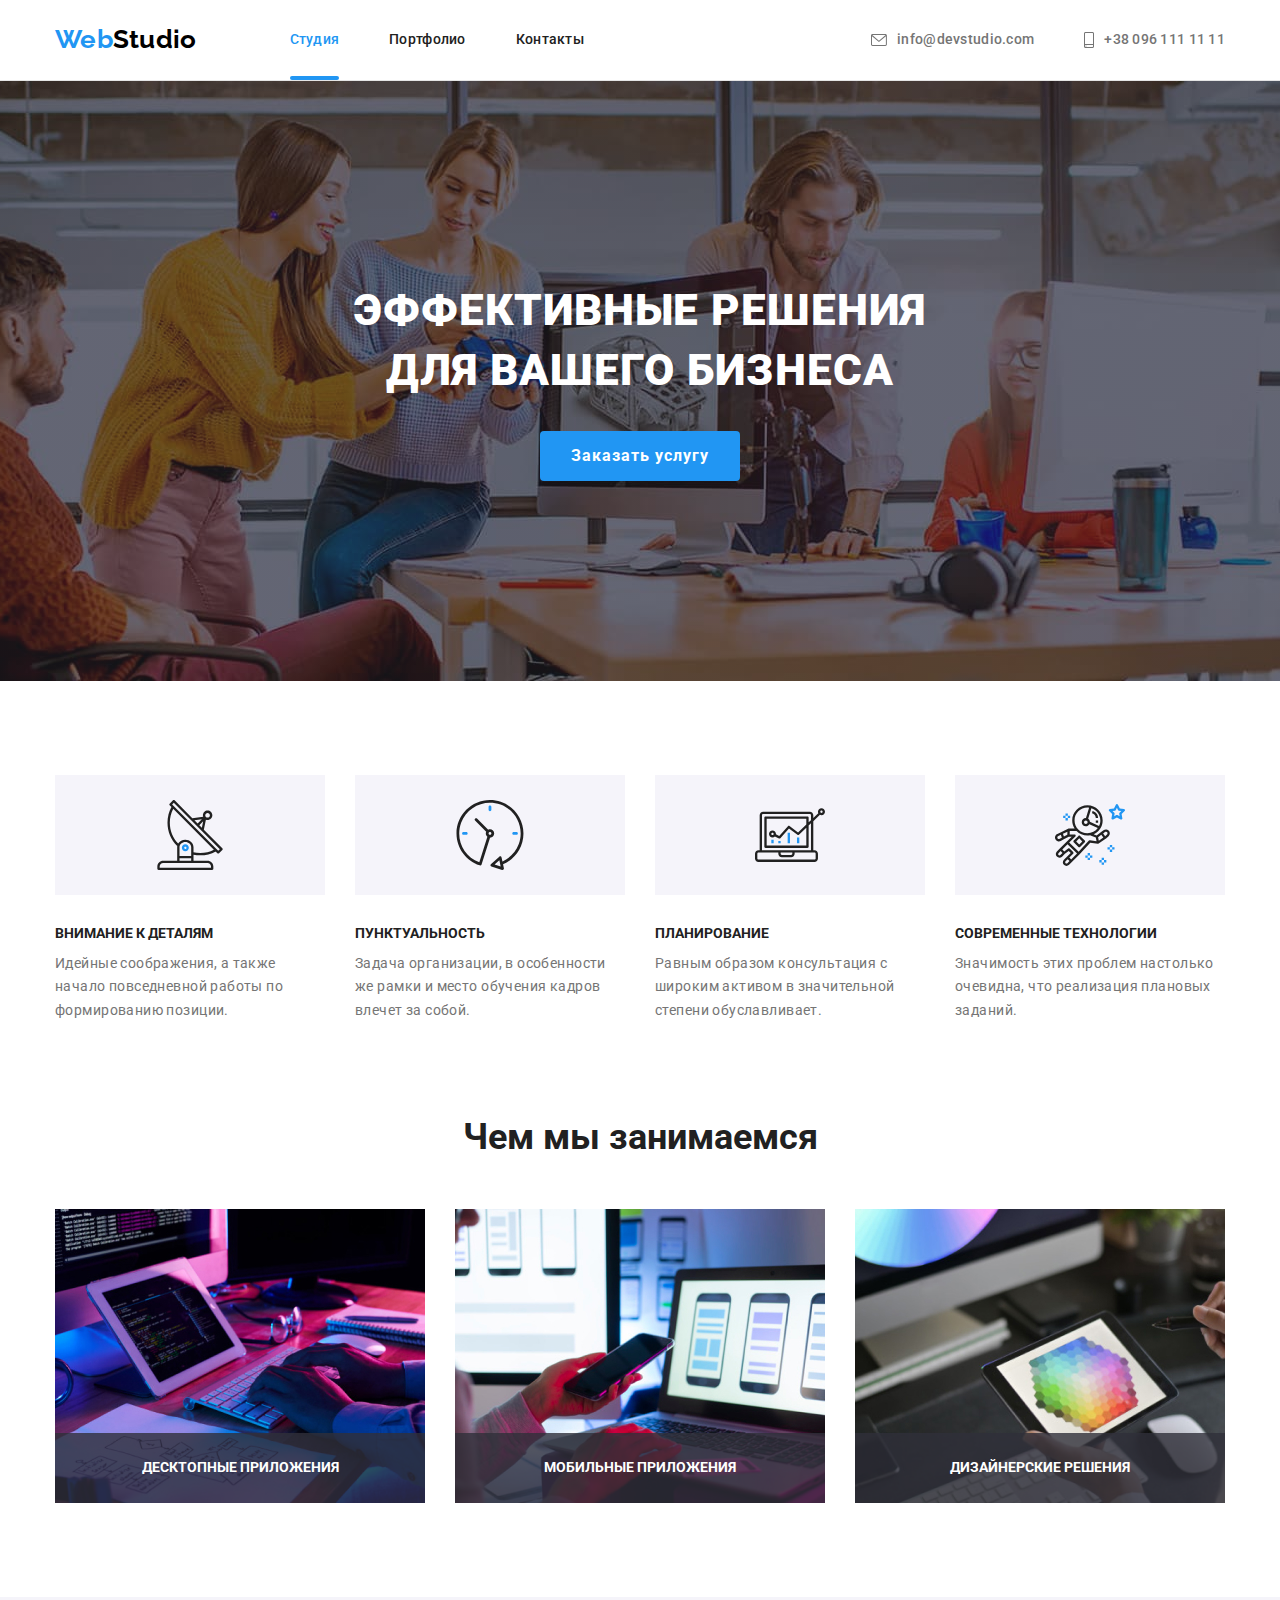
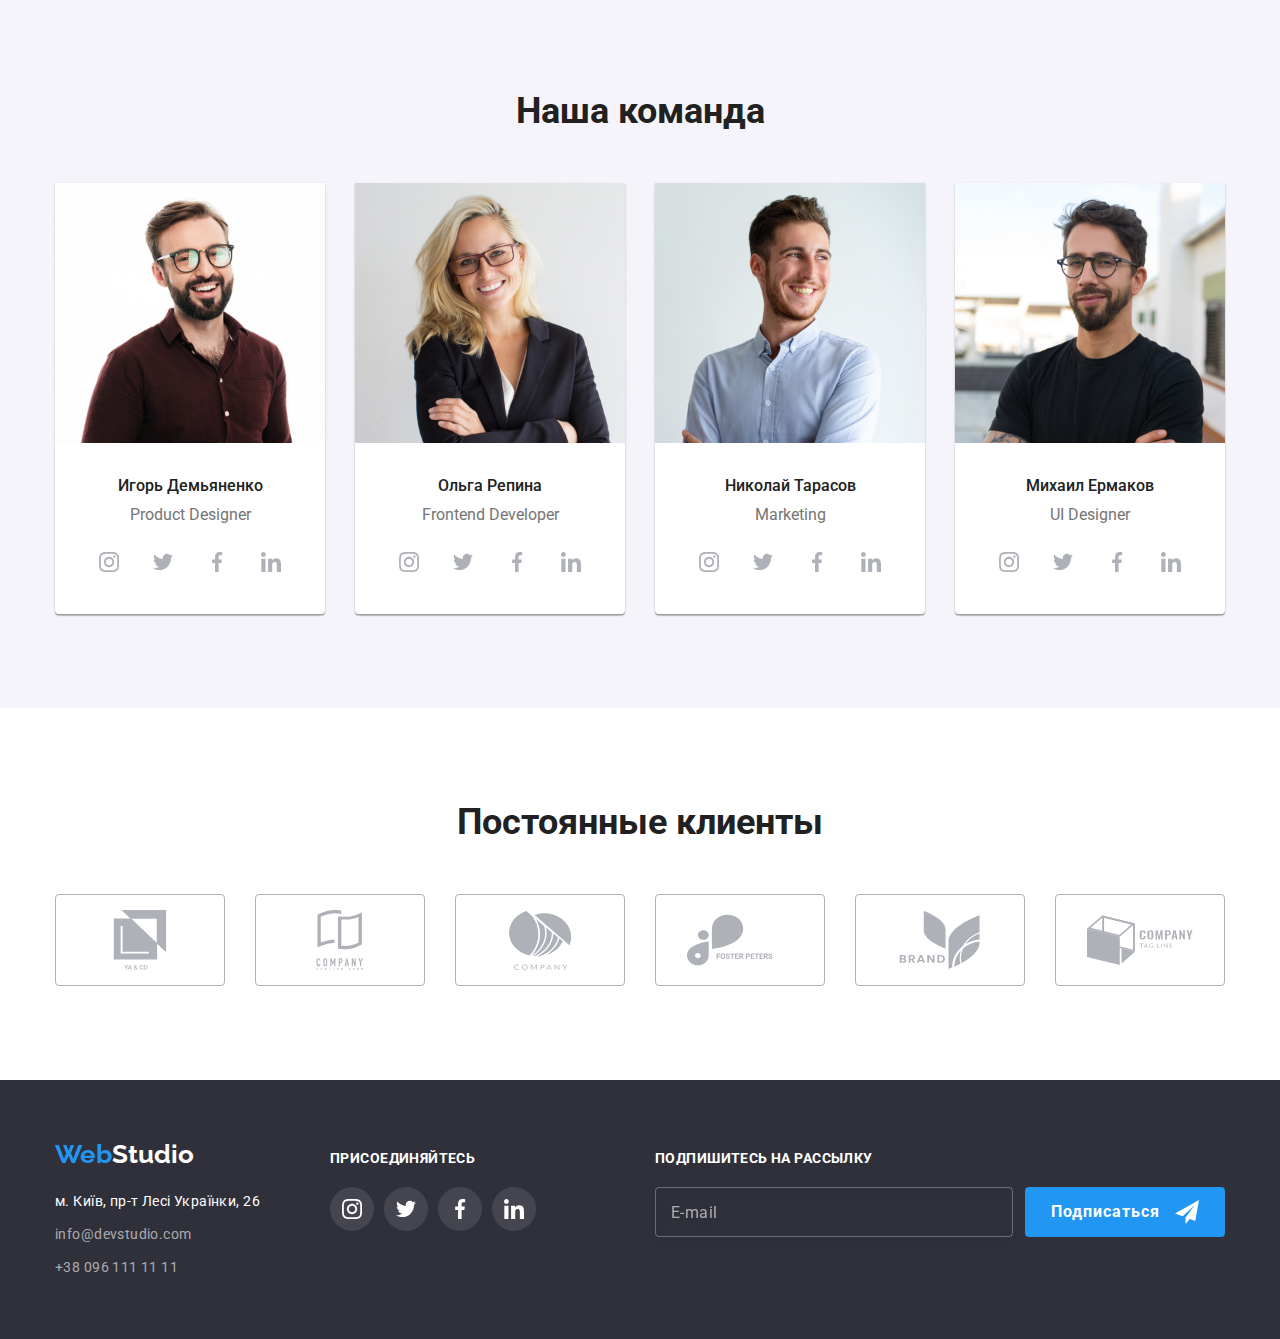
<file: index.html>
<!DOCTYPE html>
<html lang="ru">

<head>
    <meta charset="UTF-8" />
    <meta http-equiv="X-UA-Compatible" content="IE=edge" />
    <meta name="viewport" content="width=device-width, initial-scale=1.0" />
    <link rel="preconnect" href="https://fonts.googleapis.com" />
    <link rel="preconnect" href="https://fonts.gstatic.com" crossorigin />
    <link
        href="https://fonts.googleapis.com/css2?family=Raleway:wght@400;700&family=Roboto:wght@400;500;700;900&display=swap"
        rel="stylesheet" />
    <link rel="stylesheet"
        href="https://cdnjs.cloudflare.com/ajax/libs/modern-normalize/1.0.0/modern-normalize.min.css" />
    <link rel="stylesheet" href="./css/main.min.css" />
    <title>Document</title>
</head>

<body>
    <header class="header">
        <div class="header__box container ">
            <nav class="navi">
                <a href="./index.html" class="logo logo--header">
                    <span class="logo__accent">Web</span>Studio</a>
                <ul class="navi__list">
                    <li class="navi__item">
                        <a href="./index.html" class="navi__link navi__link--on-page">Студия</a>
                    </li>
                    <li class="navi__item">
                        <a href="./portfolio.html" class="navi__link">Портфолио</a>
                    </li>
                    <li class="navi__item">
                        <a href="" class="navi__link">Контакты</a>
                    </li>
            </nav>
            <ul class="contact">
                <li class="contact__item">
                    <a href="mailto:info@devstudio.com" class="contact__link">
                        <svg class="contact__icon" width="16" height="12">
                            <use href="images/sprite.svg#icon-envelope"></use>
                        </svg>
                        info@devstudio.com</a>
                </li>
                <li class="header-contact__item">
                    <a href="tel:+380961111111" class="contact__link">
                        <svg class="contact__icon" width="10" height="16">
                            <use href="images/sprite.svg#icon-smartphone"></use>
                        </svg>
                        +38 096 111 11 11</a>
                </li>
            </ul>
        </div>
    </header>
    <main>
        <section class="hero section">
            <div class="container">
                <h1 class="hero__heading">Эффективные решения <br> для вашего бизнеса</h1>
                <button type="button" class="primary-button" data-modal-open>Заказать услугу</button>
            </div>
        </section>
        <section class="qualities section">
            <div class="container">
                <h2 class="qualities__heading display-hidden">Основне качества</h2>
                <ul class="qualities-box">
                    <li class="qualities-box__item">
                        <div class="qualities-box__picture">
                            <svg class="qualities-box__svg" width="70" height="70">
                                <use href="images/sprite.svg#icon-antenna"></use>
                            </svg>
                        </div>
                        <h3 class="qualities-box__heading">Внимание к деталям</h3>
                        <p class="qualities-box__text">
                            Идейные соображения, а также начало повседневной работы по формированию позиции.
                        </p>
                    </li>
                    <li class="qualities-box__item">
                        <div class="qualities-box__picture">
                            <svg class="qualities-box__svg" width="70" height="70">
                                <use href="images/sprite.svg#icon-clock"></use>
                            </svg>
                        </div>
                        <h3 class="qualities-box__heading">Пунктуальность</h3>
                        <p class="qualities-box__text">
                            Задача организации, в особенности же рамки и место обучения кадров влечет за собой.
                        </p>
                    </li>
                    <li class="qualities-box__item">
                        <div class="qualities-box__picture">
                            <svg class="qualities-box__svg" width="70" height="70">
                                <use href="images/sprite.svg#icon-diagram"></use>
                            </svg>
                        </div>
                        <h3 class="qualities-box__heading">Планирование</h3>
                        <p class="qualities-box__text">
                            Равным образом консультация с широким активом в значительной степени обуславливает.
                        </p>
                    </li>
                    <li class="qualities-box__item">
                        <div class="qualities-box__picture">
                            <svg class="qualities-box__svg" width="70" height="70">
                                <use href="images/sprite.svg#icon-astronaut"></use>
                            </svg>
                        </div>
                        <h3 class="qualities-box__heading">Современные технологии</h3>
                        <p class="qualities-box__text">
                            Значимость этих проблем настолько очевидна, что реализация плановых заданий.
                        </p>
                    </li>
                </ul>
            </div>
        </section>
        <section class="occupation section">
            <div class="container">
                <h2 class="occupation__heading">Чем мы занимаемся</h2>
                <ul class="ocupation-box">
                    <li class="ocupation-box__item">
                        <img class="ocupation-box__img" src="./images/img1.jpg" alt="кодинг ночью" width="370" />
                        <p class="ocupation-box__description">Десктопные приложения</p>
                    </li>
                    <li class="ocupation-box__item">
                        <img class="ocupation-box__img" src="./images/img2.jpg" alt="рука с телефоном" width="370" />
                        <p class="ocupation-box__description">Мобильные приложения</p>
                    </li>
                    <li class="ocupation-box__item">
                        <img class="ocupation-box__img" src="./images/img3.jpg" alt="рука с планшетом" width="370" />
                        <p class="ocupation-box__description">Дизайнерские решения</p>
                    </li>
                </ul>
            </div>
        </section>
        <section class="team section">
            <div class="container">
                <h2 class="team__heading">Наша команда</h2>
                <ul class="team-box">
                    <li class="team-box__card">
                        <img class="team-box__photo" src="./images/igor.jpg" alt="фото Игорь Демьяненко" width="270" />
                        <div class="team-box__description">
                            <h3 class="team-box__heading">Игорь Демьяненко</h3>
                            <p class="team-box__text">Product Designer</p>
                            <ul class="social">
                                <li class="social__item">
                                    <a class="social__link" href="" aria-label="instagram">
                                        <svg class="team-svg" width="20" height="20">
                                            <use href="images/sprite.svg#icon-instagram"></use>
                                        </svg>
                                    </a>
                                </li>
                                <li class="social__item">
                                    <a class="social__link" href="" aria-label="twitter">
                                        <svg class="team-svg" width="20" height="20">
                                            <use href="images/sprite.svg#icon-twitter"></use>
                                        </svg>
                                    </a>
                                </li>
                                <li class="social__item">
                                    <a class="social__link" href="" aria-label="facebook">
                                        <svg class="team-svg" width="20" height="20">
                                            <use href="images/sprite.svg#icon-facebook"></use>
                                        </svg>
                                    </a>
                                </li>
                                <li class="social__item">
                                    <a class="social__link" href="" aria-label="linkedin">
                                        <svg class="team-svg" width="20" height="20">
                                            <use href="images/sprite.svg#icon-linkedin"></use>
                                        </svg>
                                    </a>
                                </li>
                            </ul>
                        </div>
                    </li>
                    <li class="team-box__card">
                        <img class="team-box__photo" src="./images/olga.jpg" alt="фото Ольга Репина" width="270" />
                        <div class="team-box__description">
                            <h3 class="team-box__heading">Ольга Репина</h3>
                            <p class="team-box__text">Frontend Developer</p>
                            <ul class="social">
                                <li class="social__item">
                                    <a class="social__link" href="" aria-label="instagram">
                                        <svg class="team-svg" width="20" height="20">
                                            <use href="images/sprite.svg#icon-instagram"></use>
                                        </svg>
                                    </a>
                                </li>
                                <li class="social__item">
                                    <a class="social__link" href="" aria-label="twitter">
                                        <svg class="team-svg" width="20" height="20">
                                            <use href="images/sprite.svg#icon-twitter"></use>
                                        </svg>
                                    </a>
                                </li>
                                <li class="social__item">
                                    <a class="social__link" href="" aria-label="facebook">
                                        <svg class="team-svg" width="20" height="20">
                                            <use href="images/sprite.svg#icon-facebook"></use>
                                        </svg>
                                    </a>
                                </li>
                                <li class="social__item">
                                    <a class="social__link" href="" aria-label="linkedin">
                                        <svg class="team-svg" width="20" height="20">
                                            <use href="images/sprite.svg#icon-linkedin"></use>
                                        </svg>
                                    </a>
                                </li>
                            </ul>
                        </div>
                    </li>
                    <li class="team-box__card">
                        <img class="team-box__photo" src="./images/nicholas.jpg" alt="фото Николай Тарасов"
                            width="270" />
                        <div class="team-box__description">
                            <h3 class="team-box__heading">Николай Тарасов</h3>
                            <p class="team-box__text">Marketing</p>
                            <ul class="social">
                                <li class="social__item">
                                    <a class="social__link" href="" aria-label="instagram">
                                        <svg class="team-svg" width="20" height="20">
                                            <use href="images/sprite.svg#icon-instagram"></use>
                                        </svg>
                                    </a>
                                </li>
                                <li class="social__item">
                                    <a class="social__link" href="" aria-label="twitter">
                                        <svg class="team-svg" width="20" height="20">
                                            <use href="images/sprite.svg#icon-twitter"></use>
                                        </svg>
                                    </a>
                                </li>
                                <li class="social__item">
                                    <a class="social__link" href="" aria-label="facebook">
                                        <svg class="team-svg" width="20" height="20">
                                            <use href="images/sprite.svg#icon-facebook"></use>
                                        </svg>
                                    </a>
                                </li>
                                <li class="social__item">
                                    <a class="social__link" href="" aria-label="linkedin">
                                        <svg class="team-svg" width="20" height="20">
                                            <use href="images/sprite.svg#icon-linkedin"></use>
                                        </svg>
                                    </a>
                                </li>
                            </ul>
                        </div>
                    </li>
                    <li class="team-box__card">
                        <img class="team-box__photo" src="./images/michael.jpg" alt="фото Михаил Ермаков" width="270" />
                        <div class="team-box__description">
                            <h3 class="team-box__heading">Михаил Ермаков</h3>
                            <p class="team-box__text">UI Designer</p>
                            <ul class="social">
                                <li class="social__item">
                                    <a class="social__link" href="" aria-label="instagram">
                                        <svg class="team-svg" width="20" height="20">
                                            <use href="images/sprite.svg#icon-instagram"></use>
                                        </svg>
                                    </a>
                                </li>
                                <li class="social__item">
                                    <a class="social__link" href="" aria-label="twitter">
                                        <svg class="team-svg" width="20" height="20">
                                            <use href="images/sprite.svg#icon-twitter"></use>
                                        </svg>
                                    </a>
                                </li>
                                <li class="social__item">
                                    <a class="social__link" href="" aria-label="facebook">
                                        <svg class="team-svg" width="20" height="20">
                                            <use href="images/sprite.svg#icon-facebook"></use>
                                        </svg>
                                    </a>
                                </li>
                                <li class="social__item">
                                    <a class="social__link" href="" aria-label="linkedin">
                                        <svg class="team-svg" width="20" height="20">
                                            <use href="images/sprite.svg#icon-linkedin"></use>
                                        </svg>
                                    </a>
                                </li>
                            </ul>
                        </div>
                    </li>
                </ul>
            </div>
        </section>
        <section class="clients section">
            <div class="container">
                <h2 class="clients__heading">Постоянные клиенты</h2>
                <ul class="clients-box">
                    <li class="clients-box__item">
                        <a class="clients-box__link" href="">
                            <svg class="clients-box__svg" width="106" height="60">
                                <use href="images/sprite.svg#icon-company1"></use>
                            </svg>
                        </a>
                    </li>
                    <li class="clients-box__item">
                        <a class="clients-box__link" href="">
                            <svg class="clients-box__svg" width="106" height="60">
                                <use href="images/sprite.svg#icon-company2"></use>
                            </svg>
                        </a>
                    </li>
                    <li class="clients-box__item">
                        <a class="clients-box__link" href="">
                            <svg class="clients-box__svg" width="106" height="60">
                                <use href="images/sprite.svg#icon-company3"></use>
                            </svg>
                        </a>
                    </li>
                    <li class="clients-box__item">
                        <a class="clients-box__link" href="">
                            <svg class="clients-box__svg" width="106" height="60">
                                <use href="images/sprite.svg#icon-company4"></use>
                            </svg>
                        </a>
                    </li>
                    <li class="clients-box__item">
                        <a class="clients-box__link" href="">
                            <svg class="clients-box__svg" width="106" height="60">
                                <use href="images/sprite.svg#icon-company5"></use>
                            </svg>
                        </a>
                    </li>
                    <li class="clients-box__item">
                        <a class="clients-box__link" href="">
                            <svg class="clients-box__svg" width="106" height="60">
                                <use href="images/sprite.svg#icon-company6"></use>
                            </svg>
                        </a>
                    </li>
                </ul>
            </div>
        </section>
    </main>
    <footer class="footer">
        <div class="container">
            <div class="footer-box">
                <div class="footer-contact">
                    <a href="./index.html" class="logo logo--footer">
                        <span class="logo__accent">Web</span>Studio</a>
                    <address class="adress">
                        <ul class="adress__list">
                            <li class="adress__item">
                                <a href="https://www.google.com/maps" target="_blank" rel="noopener noreferrer"
                                    class="adress__link adress__link--color">м. Київ, пр-т Лесі Українки, 26</a>
                            </li>
                            <li class="adress__item">
                                <a href="mailto:info@devstudio.com" class="adress__link">info@devstudio.com</a>
                            </li>
                            <li class="adress__item">
                                <a href="tel:+380961111111" class="adress__link">+38 096 111 11 11</a>
                            </li>
                        </ul>
                    </address>
                </div>
                <div class="connect">
                    <h2 class="connect__heading">присоединяйтесь</h2>
                    <ul class="social">
                        <li class="social__item">
                            <a class="social__link social__link--fotter" href="" aria-label="instagram">
                                <svg class="team-svg" width="20" height="20">
                                    <use href="images/sprite.svg#icon-instagram"></use>
                                </svg>
                            </a>
                        </li>
                        <li class="social__item">
                            <a class="social__link social__link--fotter" href="" aria-label="twitter">
                                <svg class="team-svg" width="20" height="20">
                                    <use href="images/sprite.svg#icon-twitter"></use>
                                </svg>
                            </a>
                        </li>
                        <li class="social__item">
                            <a class="social__link social__link--fotter" href="" aria-label="facebook">
                                <svg class="team-svg" width="20" height="20">
                                    <use href="images/sprite.svg#icon-facebook"></use>
                                </svg>
                            </a>
                        </li>
                        <li class="social__item">
                            <a class="social__link social__link--fotter" href="" aria-label="linkedin">
                                <svg class="team-svg" width="20" height="20">
                                    <use href="images/sprite.svg#icon-linkedin"></use>
                                </svg>
                            </a>
                        </li>
                    </ul>
                </div>
                <div class="subscribe">
                    <h2 class="subscribe__heading">Подпишитесь на рассылку</h2>
                    <form class="subscribe-box">
                        <input class="subscribe-box__input" type="email" name="email" id="mail" placeholder="E-mail"
                            required />
                        <button class="subscribe-box__btn primary-button" type="submit">Подписаться
                            <svg class="subscribe-box__icon" width="24" height="24">
                                <use href="images/sprite.svg#icon-icon-send"></use>
                            </svg>
                        </button>
                    </form>
                </div>
            </div>
        </div>
    </footer>
    <div class="back-drop is-hidden" data-modal>
        <div class="modal">
            <h2 class="modal__heading">Оставьте свои данные, мы вам перезвоним</h2>
            <button type="button" class="modal__button" data-modal-close>
                <svg width="10" height="10">
                    <use href="images/sprite.svg#icon-close"></use>
                </svg>
            </button>
            <form class="modal-form">
                <ul class="modal-form__list">
                    <li class="modal-form__item">
                        <label class="modal-form__name" for="name">Имя</label>
                        <input class="modal-form__input" type="text" name="name" id="name" required>
                        <svg class="modal-form__svg" width="18" height="18">
                            <use href="images/sprite.svg#icon-person"></use>
                        </svg>
                    </li>
                    <li class="modal-form__item">
                        <label class="modal-form__name" for="tel">Телефон</label>
                        <input class="modal-form__input" type="tel" name="tel" id="tel" required>
                        <svg class="modal-form__svg" width="18" height="18">
                            <use href="images/sprite.svg#icon-phone"></use>
                        </svg>
                    </li>
                    <li class="modal-form__item">
                        <label class="modal-form__name" for="mail">Почта</label>
                        <input class="modal-form__input" type="email" name="mail" id="tel" required>
                        <svg class="modal-form__svg" width="18" height="18">
                            <use href="images/sprite.svg#icon-email"></use>
                        </svg>
                    </li>
                    <li class="modal-form__item">
                        <label class="modal-form__name" for="text">Комментарий</label>
                        <textarea class="modal-form__input modal-form__input--textarea" name="text" id="text"
                            placeholder="Введите текст"></textarea>
                    </li>
                </ul>
                <div class="form-confirm">
                    <input class="form-confirm__checkbox display-hidden" type="checkbox" name="" id="licence">
                    <label class="form-confirm__name  confirm-name" for="licence" required>
                        <svg class="confirm-name__svg" width="11" height="8">
                            <use href="images/sprite.svg#icon-check"></use>
                        </svg>Соглашаюсь с рассылкой и принимаю <a class="confirm-name__link" href="">Условия
                            договора</a>
                    </label>

                    <button class="primary-button" type="submit">Отправить</button>
                </div>

            </form>
        </div>
    </div>
    <script src="./js/modal.js"></script>
</body>

</html>
</file>
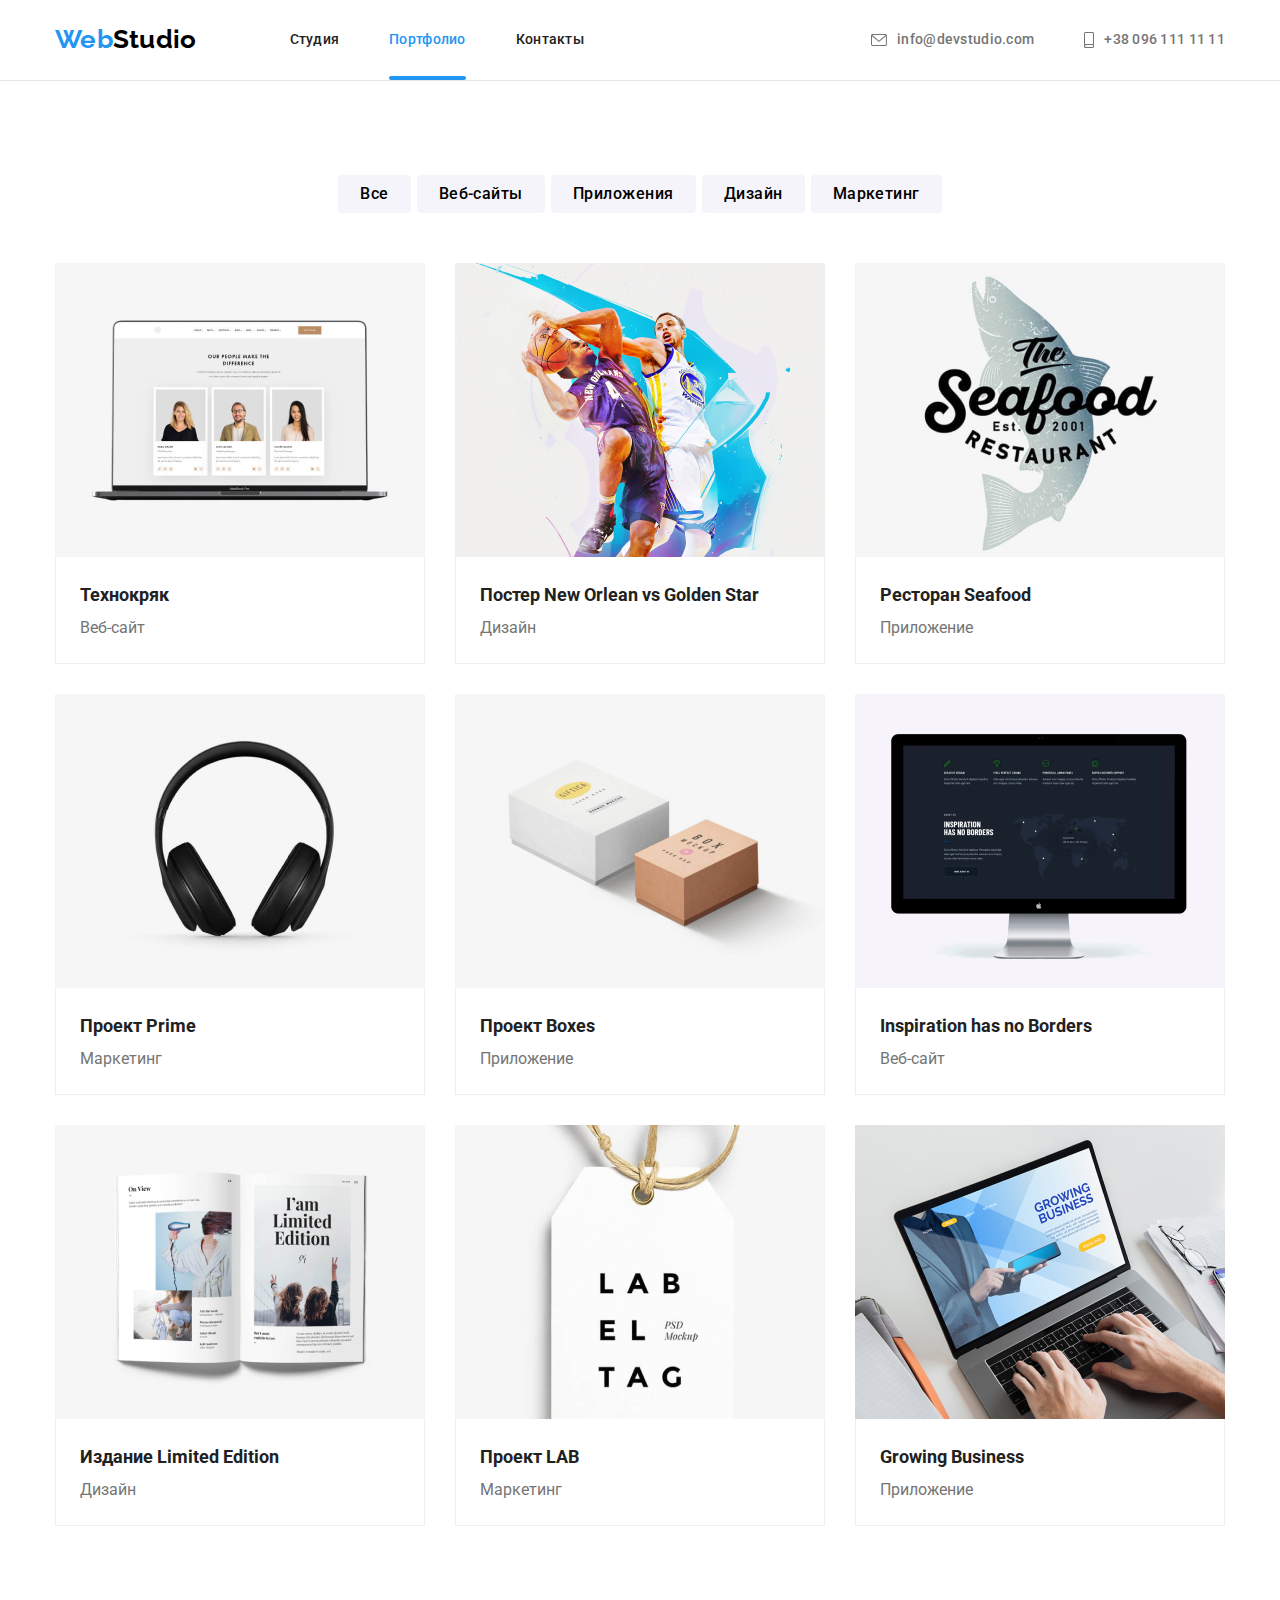
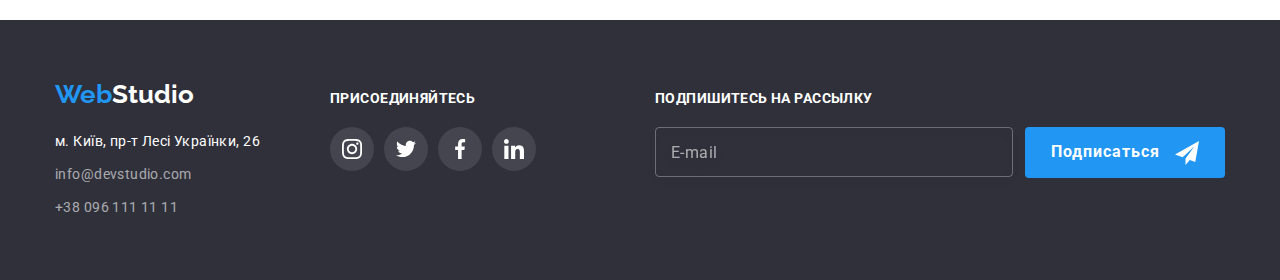
<file: portfolio.html>
<!DOCTYPE html>
<html lang="ru">

<head>
  <meta charset="UTF-8" />
  <meta http-equiv="X-UA-Compatible" content="IE=edge" />
  <meta name="viewport" content="width=device-width, initial-scale=1.0" />
  <link rel="preconnect" href="https://fonts.googleapis.com" />
  <link rel="preconnect" href="https://fonts.gstatic.com" crossorigin />
  <link
    href="https://fonts.googleapis.com/css2?family=Raleway:wght@400;700&family=Roboto:wght@400;500;700;900&display=swap"
    rel="stylesheet" />
  <link rel="stylesheet"
    href="https://cdnjs.cloudflare.com/ajax/libs/modern-normalize/1.0.0/modern-normalize.min.css" />
  <link rel="stylesheet" href="./css/main.min.css" />
  <title>Document</title>
</head>


<body>
  <header class="header">
    <div class="header__box container ">
      <nav class="navi">
        <a href="./index.html" class="logo logo--header">
          <span class="logo__accent">Web</span>Studio</a>
        <ul class="navi__list">
          <li class="navi__item">
            <a href="./index.html" class="navi__link">Студия</a>
          </li>
          <li class="navi__item">
            <a href="./portfolio.html" class="navi__link navi__link--on-page">Портфолио</a>
          </li>
          <li class="navi__item">
            <a href="" class="navi__link">Контакты</a>
          </li>
      </nav>
      <ul class="contact">
        <li class="contact__item">
          <a href="mailto:info@devstudio.com" class="contact__link">
            <svg class="contact__icon" width="16" height="12">
              <use href="images/sprite.svg#icon-envelope"></use>
            </svg>
            info@devstudio.com</a>
        </li>
        <li class="header-contact__item">
          <a href="tel:+380961111111" class="contact__link">
            <svg class="contact__icon" width="10" height="16">
              <use href="images/sprite.svg#icon-smartphone"></use>
            </svg>
            +38 096 111 11 11</a>
        </li>
      </ul>
    </div>
  </header>
  <main>
    <section class="portfolio section">
      <div class="container">
        <h1 class="portfolio__heading display-hidden">Портфолио</h1>
        <ul class="filter">
          <li class="filter__item">
            <button type="button" class="filter__buttun">Все</button>
          </li>
          <li class="filter__item"><button type="button" class="filter__buttun">Веб-сайты</button></li>
          <li class="filter__item"><button type="button" class="filter__buttun">Приложения</button></li>
          <li class="filter__item"><button type="button" class="filter__buttun">Дизайн</button></li>
          <li class="filter__item"><button type="button" class="filter__buttun">Маркетинг</button></li>
        </ul>
        <ul class="work">
          <li class="work__item">
            <div class="work__overlay">
              <img class="work__img" src="./images/technohryak.jpg" alt="Скриншот экрана с готовым сайтом"
                width="370" />
              <div class="work__text-holder">
                <p class="work__text">Ресурс предлагает комплексные предложения с разным уровнем функционала и сервисов.
                  Все это позволит
                  посетителю получить
                  исчерпывающие сведения о компании или частном лице.</p>
              </div>
            </div>
            <div class="work__description">
              <h2 class="work__heading">Технокряк</h2>
              <p class="work__signature">Веб-сайт</p>
            </div>
          </li>
          <li class="work__item">
            <div class="work__overlay">
              <img class="work__img" src="./images/poster-new-orlean.jpg" alt="Постер к матчу нового орлеана"
                width="370" />
              <div class="work__text-holder">
                <p class="work__text">Ресурс предлагает комплексные предложения с разным уровнем функционала и сервисов.
                  Все это позволит
                  посетителю получить
                  исчерпывающие сведения о компании или частном лице.</p>
              </div>
            </div>
            <div class="work__description">
              <h2 class="work__heading">Постер New Orlean vs Golden Star</h2>
              <p class="work__signature">Дизайн</p>
            </div>
          </li>
          <li class="work__item">
            <div class="work__overlay">
              <img class="work__img" src="./images/seafood.jpg" alt="Логотип приложения сиафуд" width="370" />
              <div class="work__text-holder">
                <p class="work__text">Ресурс предлагает комплексные предложения с разным уровнем функционала и сервисов.
                  Все это позволит
                  посетителю получить
                  исчерпывающие сведения о компании или частном лице.</p>
              </div>
            </div>
            <div class="work__description">
              <h2 class="work__heading">Ресторан Seafood</h2>
              <p class="work__signature">Приложение</p>
            </div>
          </li>
          <li class="work__item">
            <div class="work__overlay">
              <img class="work__img" src="./images/project-prime.jpg" alt="Постер проэкта Прайм" width="370" />
              <div class="work__text-holder">
                <p class="work__text">Ресурс предлагает комплексные предложения с разным уровнем функционала и сервисов.
                  Все это позволит
                  посетителю получить
                  исчерпывающие сведения о компании или частном лице.</p>
              </div>
            </div>
            <div class="work__description">
              <h2 class="work__heading">Проект Prime</h2>
              <p class="work__signature">Маркетинг</p>
            </div>
          </li>
          <li class="work__item">
            <div class="work__overlay">
              <img class="work__img" src="./images/project-boxes.jpg" alt="Постер проэкта Боксес" width="370" />
              <div class="work__text-holder">
                <p class="work__text">Ресурс предлагает комплексные предложения с разным уровнем функционала и сервисов.
                  Все это позволит
                  посетителю получить
                  исчерпывающие сведения о компании или частном лице.</p>
              </div>
            </div>
            <div class="work__description">
              <h2 class="work__heading">Проект Boxes</h2>
              <p class="work__signature">Приложение</p>
            </div>
          </li>
          <li class="work__item">
            <div class="work__overlay">
              <img class="work__img" src="./images/inspiration.jpg" alt="Скриншот какого то вэб сайта" width="370" />
              <div class="work__text-holder">
                <p class="work__text">Ресурс предлагает комплексные предложения с разным уровнем функционала и сервисов.
                  Все это позволит
                  посетителю получить
                  исчерпывающие сведения о компании или частном лице.</p>
              </div>
            </div>
            <div class="work__description">
              <h2 class="work__heading">Inspiration has no Borders</h2>
              <p class="work__signature">Веб-сайт</p>
            </div>
          </li>
          <li class="work__item">
            <div class="work__overlay">
              <img class="work__img" src="./images/edition-limited.jpg" alt="Страница из журнала" width="370" />
              <div class="work__text-holder">
                <p class="work__text">Ресурс предлагает комплексные предложения с разным уровнем функционала и сервисов.
                  Все это позволит
                  посетителю получить
                  исчерпывающие сведения о компании или частном лице.</p>
              </div>
            </div>
            <div class="work__description">
              <h2 class="work__heading">Издание Limited Edition</h2>
              <p class="work__signature">Дизайн</p>
            </div>
          </li>
          <li class="work__item">
            <div class="work__overlay">
              <img class="work__img" src="./images/project-lab.jpg" alt="Бирка с надписью проэкта" width="370" />
              <div class="work__text-holder">
                <p class="work__text">Ресурс предлагает комплексные предложения с разным уровнем функционала и сервисов.
                  Все это позволит
                  посетителю получить
                  исчерпывающие сведения о компании или частном лице.</p>
              </div>
            </div>
            <div class="work__description">
              <h2 class="work__heading">Проект LAB</h2>
              <p class="work__signature">Маркетинг</p>
            </div>
          </li>
          <li class="work__item">
            <div class="work__overlay">
              <img class="work__img" src="./images/growing.jpg" alt="Человек работает с приложением" width="370" />
              <div class="work__text-holder">
                <p class="work__text">Ресурс предлагает комплексные предложения с разным уровнем функционала и сервисов.
                  Все это позволит
                  посетителю получить
                  исчерпывающие сведения о компании или частном лице.</p>
              </div>
            </div>
            <div class="work__description">
              <h2 class="work__heading">Growing Business</h2>
              <p class="work__signature">Приложение</p>
            </div>
          </li>
        </ul>
      </div>
    </section>
  </main>
  <footer class="footer">
    <div class="container">
      <div class="footer-box">
        <div class="footer-contact">
          <a href="./index.html" class="logo logo--footer">
            <span class="logo__accent">Web</span>Studio</a>
          <address class="adress">
            <ul class="adress__list">
              <li class="adress__item">
                <a href="https://www.google.com/maps" target="_blank" rel="noopener noreferrer"
                  class="adress__link adress__link--color">м. Київ, пр-т Лесі Українки, 26</a>
              </li>
              <li class="adress__item">
                <a href="mailto:info@devstudio.com" class="adress__link">info@devstudio.com</a>
              </li>
              <li class="adress__item">
                <a href="tel:+380961111111" class="adress__link">+38 096 111 11 11</a>
              </li>
            </ul>
          </address>
        </div>
        <div class="connect">
          <h2 class="connect__heading">присоединяйтесь</h2>
          <ul class="social">
            <li class="social__item">
              <a class="social__link social__link--fotter" href="" aria-label="instagram">
                <svg class="team-svg" width="20" height="20">
                  <use href="images/sprite.svg#icon-instagram"></use>
                </svg>
              </a>
            </li>
            <li class="social__item">
              <a class="social__link social__link--fotter" href="" aria-label="twitter">
                <svg class="team-svg" width="20" height="20">
                  <use href="images/sprite.svg#icon-twitter"></use>
                </svg>
              </a>
            </li>
            <li class="social__item">
              <a class="social__link social__link--fotter" href="" aria-label="facebook">
                <svg class="team-svg" width="20" height="20">
                  <use href="images/sprite.svg#icon-facebook"></use>
                </svg>
              </a>
            </li>
            <li class="social__item">
              <a class="social__link social__link--fotter" href="" aria-label="linkedin">
                <svg class="team-svg" width="20" height="20">
                  <use href="images/sprite.svg#icon-linkedin"></use>
                </svg>
              </a>
            </li>
          </ul>
        </div>
        <div class="subscribe">
          <h2 class="subscribe__heading">Подпишитесь на рассылку</h2>
          <form class="subscribe-box">
            <input class="subscribe-box__input" type="email" name="email" id="mail" placeholder="E-mail" required />
            <button class="subscribe-box__btn primary-button" type="submit">Подписаться
              <svg class="subscribe-box__icon" width="24" height="24">
                <use href="images/sprite.svg#icon-icon-send"></use>
              </svg>
            </button>
          </form>
        </div>
      </div>
    </div>
  </footer>
</body>

</html>
</file>
<file: css/main.min.css>
ul{list-style:none;margin-top:0;margin-bottom:0;padding-left:0}h1,h2,h3,p{margin-top:0;margin-bottom:0}.container{max-width:1200px;margin:0 auto;padding-left:15px;padding-right:15px}.section{padding-top:94px;padding-bottom:94px}.display-hidden{position:absolute;width:1px;height:1px;margin:-1px;border:0;padding:0;white-space:nowrap;-webkit-clip-path:inset(100%);clip-path:inset(100%);clip:rect(0 0 0 0);overflow:hidden}.header{border-bottom:1px solid #e5e5e5}.header__box{display:flex;align-items:center}.navi{display:flex;align-items:center;font-size:14px;font-weight:500;letter-spacing:.02em}.navi__list{display:flex}.navi__item{position:relative;margin-right:50px}.navi__item:last-child{margin-right:0px}.navi__link{display:block;padding-top:32px;padding-bottom:32px;color:#212121;line-height:1.14;text-decoration:none;transition-property:all;transition-duration:250ms;transition-timing-function:cubic-bezier(0.4, 0, 0.2, 1)}.navi__link:hover,.navi__link:focus{color:#2196f3}.navi__link--on-page{color:#2196f3}.navi__link--on-page::after{content:"";position:absolute;left:0;bottom:0;display:block;width:100%;height:4px;background-color:#2196f3;border-radius:2px}.contact{display:flex;margin-left:auto}.contact__link{display:flex;align-items:center;color:#757575;text-decoration:none;font-weight:500;font-size:14px;letter-spacing:.02em;line-height:1.14;transition-property:all;transition-duration:250ms;transition-timing-function:cubic-bezier(0.4, 0, 0.2, 1)}.contact__link:hover,.contact__link:focus{color:#2196f3;fill:currentColor}.contact__item{margin-right:50px;fill:currentColor}.contact__item:last-child{margin-right:0px}.contact__icon{fill:currentColor;margin-right:10px}.logo{font-family:"Raleway",sans-serif;font-size:26px;font-weight:700;text-decoration:none}.logo{color:#000}.logo__accent{color:#2196f3}.logo--header{margin-right:93px}.logo--footer{display:inline-block;margin-bottom:20px;color:#fff}.hero{background-color:#2f303a;background-image:linear-gradient(rgba(47, 48, 58, 0.4), rgba(47, 48, 58, 0.4)),url(../images/img-hero.jpg);background-repeat:no-repeat;background-position:center;background-size:1600px;letter-spacing:.06em;text-align:center;padding:200px 0}.hero__heading{max-width:696px;margin-left:auto;margin-right:auto;margin-top:0;margin-bottom:30px;color:#fff;text-align:center;font-weight:900;font-size:44px;line-height:1.36;text-transform:uppercase}.primary-button{min-width:200px;padding:10px 10px;border-radius:4px;border:1px solid rgba(0,0,0,0);color:#fff;background-color:#2196f3;font-family:inherit;font-weight:700;font-size:16px;line-height:1.8;letter-spacing:.06em;cursor:pointer}.qualities{padding-bottom:0px}.qualities-box{display:flex}.qualities-box__item{max-width:270px;margin-right:30px}.qualities-box__item:last-child{margin-right:0px}.qualities-box__picture{display:flex;align-items:center;justify-content:center;width:270px;height:120px;background-color:#f5f4fa;margin-bottom:30px}.qualities-box__heading{color:#212121;margin-bottom:10px;font-weight:700;font-size:14px;text-transform:uppercase}.qualities-box__text{font-weight:400;font-size:14px;line-height:1.71;letter-spacing:.03em}.occupation__heading{color:#212121;margin-bottom:50px;font-weight:700;font-size:36px;text-align:center;line-height:1.16}.ocupation-box{display:flex}.ocupation-box__item{position:relative;margin-right:30px}.ocupation-box__item:last-child{margin-right:0px}.ocupation-box__img{display:block}.ocupation-box__description{position:absolute;left:0;bottom:0;width:100%;padding:27px 0;text-align:center;text-transform:uppercase;font-weight:700;font-size:14px;line-height:1.14;color:#fff;background-color:rgba(47,48,58,.8)}.team{background-color:#f5f4fa}.team__heading{color:#212121;margin-bottom:50px;font-weight:700;font-size:36px;text-align:center;line-height:1.16}.team-box{display:flex}.team-box__card{margin-right:30px;background-color:#fff;box-shadow:0px 1px 3px rgba(0,0,0,.12),0px 1px 1px rgba(0,0,0,.14),0px 2px 1px rgba(0,0,0,.2);border-radius:0px 0px 4px 4px;text-align:center}.team-box__card:last-child{margin-right:0px}.team-box__description{padding:30px 0}.team-box__heading{margin-bottom:10px;font-weight:500;font-size:16px;color:#212121}.team-box__text{margin-bottom:16px;font-weight:400;font-size:16px}.social{display:flex;justify-content:center}.social__item{margin-right:10px}.social__item:last-child{margin-right:0px}.social__link{display:flex;justify-content:center;align-items:center;width:44px;height:44px;color:#afb1b8;fill:currentColor;border-radius:50px;transition-property:all;transition-duration:250ms;transition-timing-function:cubic-bezier(0.4, 0, 0.2, 1)}.social__link:hover,.social__link::focus{background-color:#2196f3;fill:#fff}.social__link--fotter{color:#fff;background-color:rgba(255,255,255,.1)}.clients__heading{margin-bottom:50px;font-weight:700;font-size:36px;line-height:1.16;text-align:center;color:#212121}.clients-box{display:flex;justify-content:space-between}.clients-box__link{display:flex;justify-content:center;align-items:center;width:170px;height:92px;color:#afb1b8;border:1px solid #afb1b8;border-radius:4px;transition-property:all;transition-duration:250ms;transition-timing-function:cubic-bezier(0.4, 0, 0.2, 1)}.clients-box__link:hover,.clients-box__link:focus{border-color:#2196f3;color:#2196f3}.clients-box__svg{fill:currentColor}.footer{background-color:#2f303a;padding:60px 0}.footer-box{display:flex;align-items:baseline}.footer-contact{margin-right:70px;font-weight:400}.adress{font-style:normal}.adress__item{margin-bottom:9px}.adress__item:last-child{margin-bottom:0px}.adress__link{color:rgba(255,255,255,.6);font-weight:400;letter-spacing:.03em;font-size:14px;line-height:1.71;text-decoration:none}.adress__link--color{color:#fff}.connect__heading{margin-bottom:20px;font-weight:700;font-size:14px;line-height:1.14;letter-spacing:.03em;text-transform:uppercase;color:#fff}.subscribe{margin-left:auto}.subscribe__heading{margin-bottom:20px;font-weight:700;font-size:14px;line-height:1.14;letter-spacing:.03em;text-transform:uppercase;color:#fff}.subscribe-box{display:flex;justify-content:center;align-items:center}.subscribe-box__input{width:358px;height:50px;padding:16px 15px;margin-right:12px;background-color:rgba(0,0,0,0);border:1px solid rgba(255,255,255,.3);filter:drop-shadow(0px 4px 4px rgba(0, 0, 0, 0.15));border-radius:4px;color:#fff}.subscribe-box__input::-moz-placeholder{font-size:16px;line-height:1.25;letter-spacing:.03em;color:rgba(255,255,255,.6)}.subscribe-box__input:-ms-input-placeholder{font-size:16px;line-height:1.25;letter-spacing:.03em;color:rgba(255,255,255,.6)}.subscribe-box__input::placeholder{font-size:16px;line-height:1.25;letter-spacing:.03em;color:rgba(255,255,255,.6)}.subscribe-box__icon{margin-left:10px;vertical-align:middle}.back-drop{position:fixed;top:0;left:0;width:100%;height:100%;background-color:rgba(0,0,0,.2);transition-property:all;transition-duration:250ms;transition-timing-function:cubic-bezier(0.4, 0, 0.2, 1)}.back-drop.is-hidden{pointer-events:all;opacity:0;visibility:hidden}.modal{position:absolute;top:50%;left:50%;padding:40px;transform:translate(-50%, -50%);background-color:#fff}.modal__heading{margin-bottom:12px;font-weight:700;font-size:20px;line-height:23px;text-align:center;letter-spacing:.03em;color:#212121}.modal__button{position:absolute;top:8px;right:8px;display:flex;justify-content:center;align-items:center;width:30px;height:30px;border-radius:30px;border:1px solid rgba(0,0,0,.1);background-color:rgba(0,0,0,0);cursor:pointer;transition-property:all;transition-duration:250ms;transition-timing-function:cubic-bezier(0.4, 0, 0.2, 1)}.modal__button:hover,.modal__button:focus{fill:#2196f3}.modal-form__list{margin-bottom:20px}.modal-form__item{position:relative;display:flex;flex-direction:column;justify-content:center;margin-bottom:10px}.modal-form__name{font-size:12px;line-height:1.16;letter-spacing:.01em;margin-bottom:4px}.modal-form__input{padding:10px 42px;width:100%;border:1px solid rgba(33,33,33,.2);border-radius:4px;transition-property:all;transition-duration:250ms;transition-timing-function:cubic-bezier(0.4, 0, 0.2, 1)}.modal-form__input:hover,.modal-form__input:focus{border-color:#2196f3}.modal-form__input:hover~.modal-form__svg,.modal-form__input:focus~.modal-form__svg{fill:#2196f3}.modal-form__svg{position:absolute;top:50%;left:12px;transition-property:all;transition-duration:250ms;transition-timing-function:cubic-bezier(0.4, 0, 0.2, 1)}.modal-form__input--textarea{min-height:120px;padding:12px 16px;resize:none}.modal-form__input--textarea::-moz-placeholder{font-size:14px;line-height:1.16;letter-spacing:.01em;color:rgba(117,117,117,.5)}.modal-form__input--textarea:-ms-input-placeholder{font-size:14px;line-height:1.16;letter-spacing:.01em;color:rgba(117,117,117,.5)}.modal-form__input--textarea::placeholder{font-size:14px;line-height:1.16;letter-spacing:.01em;color:rgba(117,117,117,.5)}.form-confirm{display:flex;flex-direction:column;justify-content:center;align-items:center}.form-confirm__name{display:flex;align-items:center;font-size:14px;line-height:1.71;letter-spacing:.03em;color:#757575;margin-bottom:30px}.confirm-name__svg{width:16px;height:16px;margin-right:8px;border:2px solid #000;transition-property:all;transition-duration:250ms;transition-timing-function:cubic-bezier(0.4, 0, 0.2, 1)}.form-confirm__checkbox:checked~.confirm-name>.confirm-name__svg{background-color:#2196f3;border:none}.confirm-name__link{color:#2196f3}.filter{display:flex;justify-content:center;margin-bottom:50px}.filter__item{margin-right:6px}.filter__item:last-child{margin-right:0px}.filter__buttun{padding:6px 22px;background-color:#f5f4fa;border-radius:4px;border:none;font-weight:500;font-size:16px;line-height:1.62;text-align:center;letter-spacing:.03em;font-family:inherit;cursor:pointer;transition-property:all;transition-duration:250ms;transition-timing-function:cubic-bezier(0.4, 0, 0.2, 1)}.filter__buttun:hover,.filter__buttunfocus{color:#fff;background-color:#2196f3;box-shadow:0px 3px 1px rgba(0,0,0,.1),0px 1px 2px rgba(0,0,0,.08),0px 2px 2px rgba(0,0,0,.12)}.work{display:flex;flex-wrap:wrap}.work__item{width:calc((100% - 60px)/3);margin-right:30px;margin-bottom:30px;transition-property:all;transition-duration:250ms;transition-timing-function:cubic-bezier(0.4, 0, 0.2, 1)}.work__item:hover{box-shadow:0px 1px 1px rgba(0,0,0,.12),0px 4px 4px rgba(0,0,0,.06),1px 4px 6px rgba(0,0,0,.16)}.work__item:hover .work__text-holder{transform:translateY(-100%)}.work__item:nth-child(3n+3){margin-right:0px}.work__item:nth-last-child(-n+3){margin-bottom:0px}.work__overlay{position:relative;overflow:hidden}.work__img{display:block}.work__text-holder{position:absolute;width:100%;height:100%;background-color:#2196f3;opacity:.9;padding:63px 24px;transform:translateY(0);transition-property:all;transition-duration:250ms;transition-timing-function:cubic-bezier(0.4, 0, 0.2, 1)}.work__text{font-weight:400;font-size:18px;line-height:1.56;letter-spacing:.03em;color:#fff}.work__description{padding:20px 24px;border:1px solid #eee;border-top:none}.work__heading{font-weight:700;font-size:18px;line-height:2;color:#212121}.work__signature{font-size:16px;line-height:1.88}body{font-family:"Roboto",sans-serif;color:#757575}/*# sourceMappingURL=main.min.css.map */
</file>
